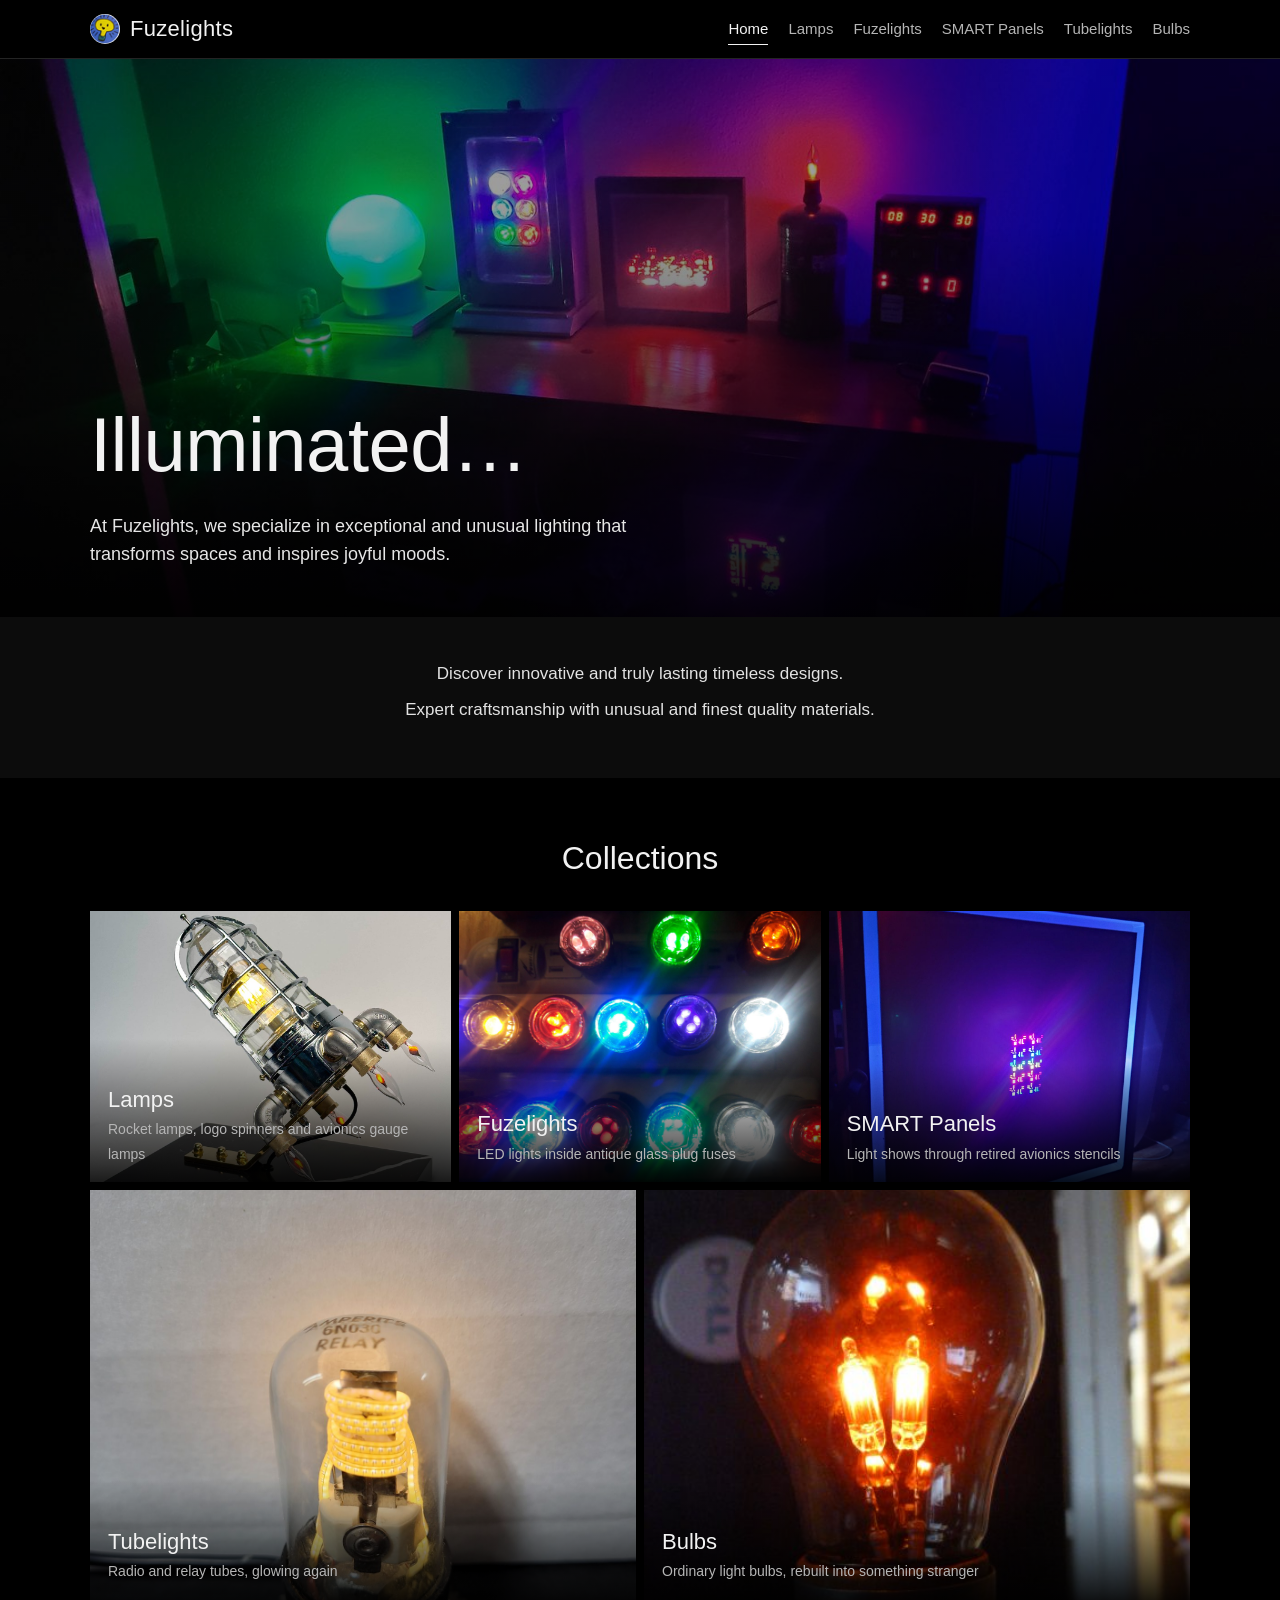
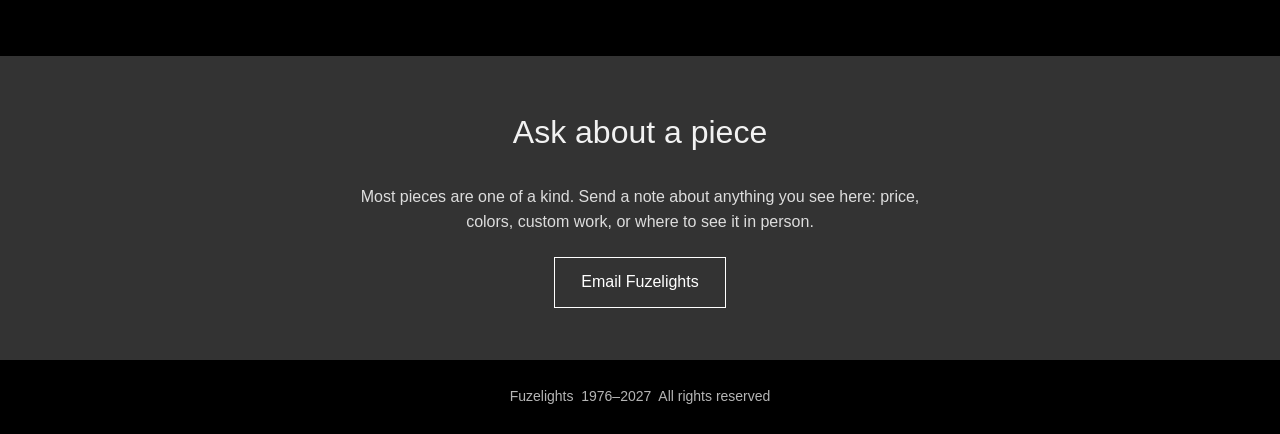
<file: index.html>
<!DOCTYPE html>
<html lang="en">
<head>
<meta charset="utf-8">
<meta name="viewport" content="width=device-width, initial-scale=1">
<title>Fuzelights — Unusual lighting, handmade</title>
<meta name="description" content="Fuzelights: exceptional and unusual handmade lighting. Lamps, Fuzelights, SMART panels, Tubelights and retrofitted bulbs.">
<link rel="icon" href="img/favicon-32.png">
<link rel="apple-touch-icon" href="img/icon-180.png">
<link rel="stylesheet" href="style.css">
</head>
<body>
<header>
  <div class="bar">
    <a class="brand" href="index.html"><img src="img/favicon-32.png" srcset="img/icon-180.png 2x" alt="">Fuzelights</a>
    <nav>
      <a href="index.html" aria-current="page">Home</a>
      <a href="lamps.html">Lamps</a>
      <a href="fuzelights.html">Fuzelights</a>
      <a href="smart-panels.html">SMART Panels</a>
      <a href="tubelights.html">Tubelights</a>
      <a href="bulbs.html">Bulbs</a>
    </nav>
  </div>
</header>
<section class="banner">
  <img src="img/home-banner.jpg" width="1600" height="1200" alt="Several Fuzelights pieces glowing in a dark room">
  <div class="wrap">
    <h1>Illuminated…</h1>
    <p>At Fuzelights, we specialize in exceptional and unusual lighting that transforms spaces and inspires joyful moods.</p>
  </div>
</section>

<section class="intro">
  <div class="wrap">
    <p>Discover innovative and truly lasting timeless designs.</p>
    <p>Expert craftsmanship with unusual and finest quality materials.</p>
  </div>
</section>

<section class="block">
  <div class="wrap">
    <h2>Collections</h2>
    <div class="collections">
      <a class="card" href="lamps.html">
        <img src="img/rocket-black-quartz.jpg" width="1200" height="1600" alt="Lamps" loading="lazy" style="object-position:center 35%">
        <div class="label"><strong>Lamps</strong><span>Rocket lamps, logo spinners and avionics gauge lamps</span></div>
      </a>
      <a class="card" href="fuzelights.html">
        <img src="img/fuzelights-rows.jpg" width="1600" height="1200" alt="Fuzelights" loading="lazy" style="object-position:center">
        <div class="label"><strong>Fuzelights</strong><span>LED lights inside antique glass plug fuses</span></div>
      </a>
      <a class="card" href="smart-panels.html">
        <img src="img/panel-purple.jpg" width="1200" height="1600" alt="SMART Panels" loading="lazy" style="object-position:center">
        <div class="label"><strong>SMART Panels</strong><span>Light shows through retired avionics stencils</span></div>
      </a>
      <a class="card" href="tubelights.html">
        <img src="img/tube-relay-gear.jpg" width="1200" height="1600" alt="Tubelights" loading="lazy" style="object-position:center 40%">
        <div class="label"><strong>Tubelights</strong><span>Radio and relay tubes, glowing again</span></div>
      </a>
      <a class="card" href="bulbs.html">
        <img src="img/bulb-neon.jpg" width="480" height="576" alt="Bulbs" loading="lazy" style="object-position:center 40%">
        <div class="label"><strong>Bulbs</strong><span>Ordinary light bulbs, rebuilt into something stranger</span></div>
      </a>
    </div>
  </div>
</section>
<section class="contact" id="contact">
  <div class="wrap">
    <h2>Ask about a piece</h2>
    <p>Most pieces are one of a kind. Send a note about anything you see here: price, colors, custom work, or where to see it in person.</p>
    <a class="btn mail" data-subject="Question from fuzelights.com" href="#contact">Email Fuzelights</a>
  </div>
</section>
<footer>Fuzelights &nbsp;1976–2027 &nbsp;All rights reserved</footer>

<div class="lightbox" id="lightbox" role="dialog" aria-modal="true" aria-label="Enlarged photo">
  <button class="x" aria-label="Close">&times;</button>
  <img alt="">
  <div class="cap"></div>
</div>
<script src="site.js"></script>
</body>
</html>
</file>
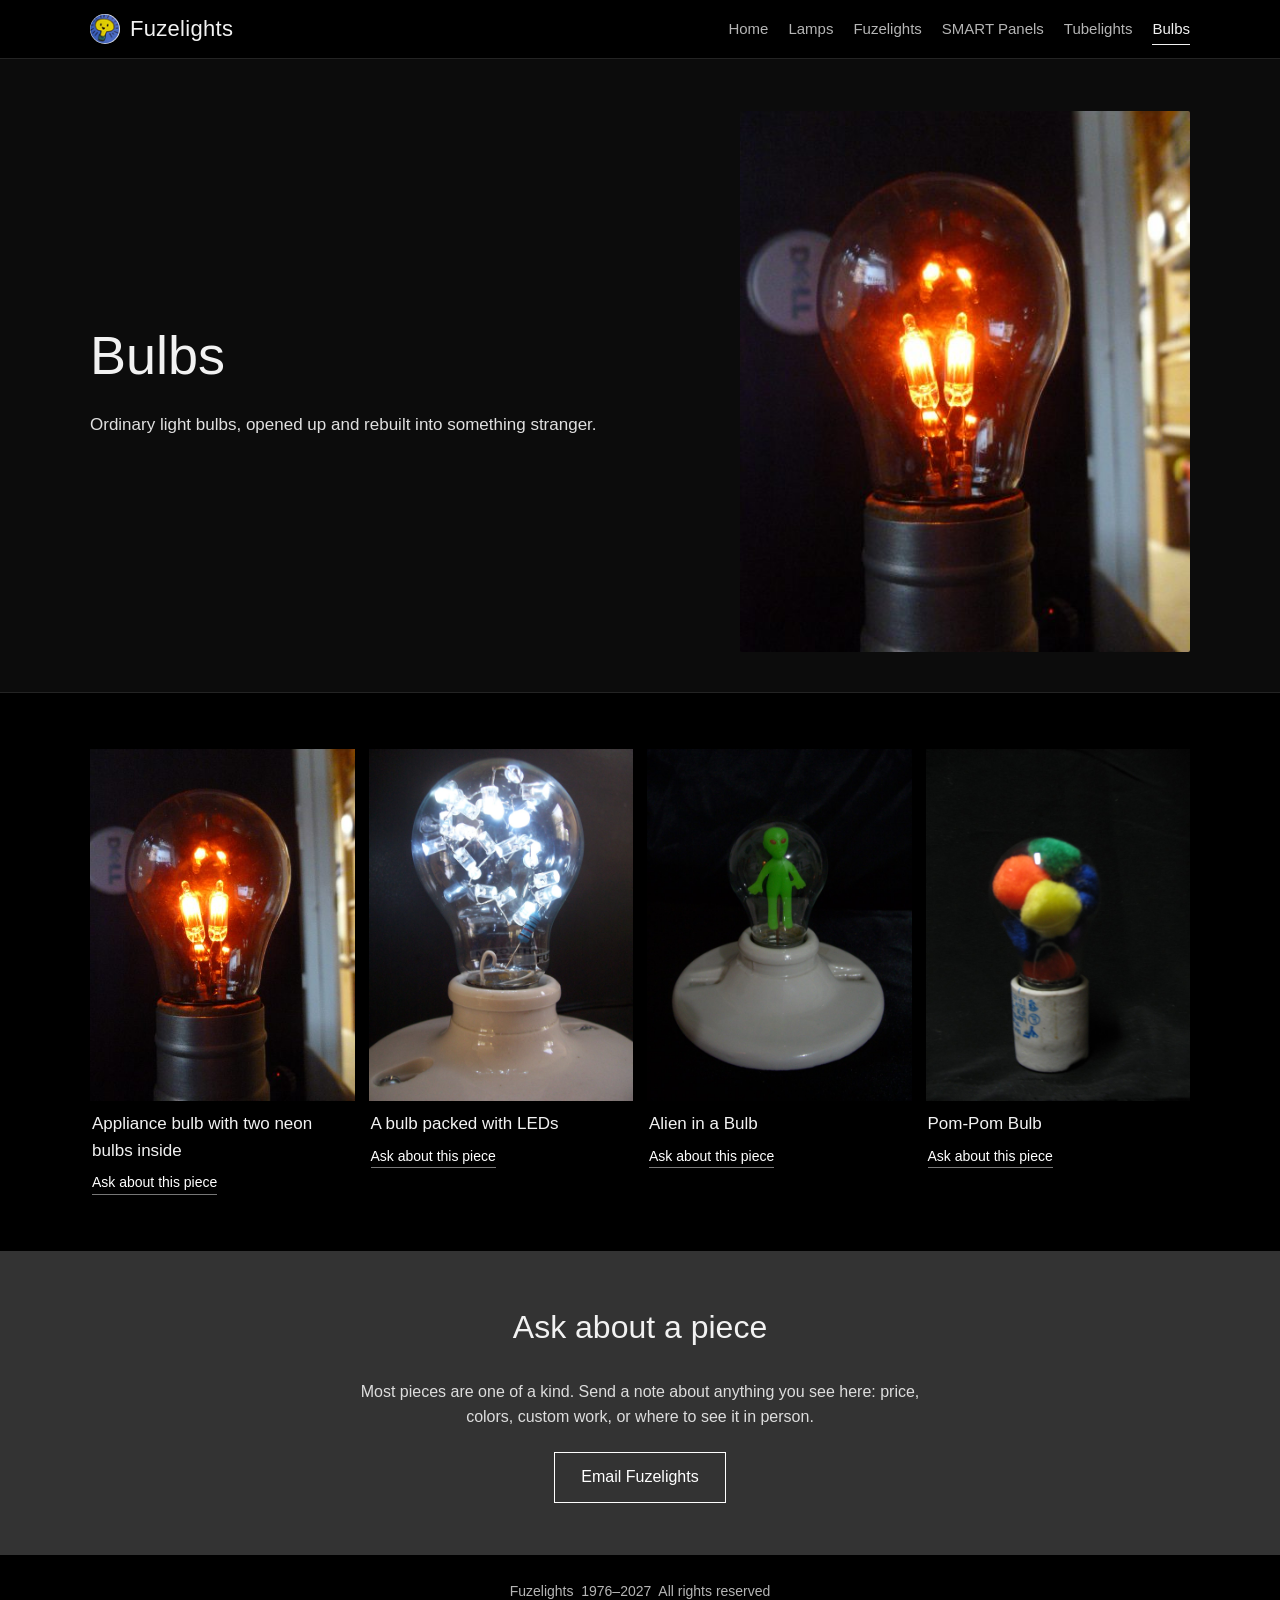
<file: bulbs.html>
<!DOCTYPE html>
<html lang="en">
<head>
<meta charset="utf-8">
<meta name="viewport" content="width=device-width, initial-scale=1">
<title>Bulbs — Fuzelights</title>
<meta name="description" content="Retrofitted light bulbs by Fuzelights: ordinary bulbs rebuilt into something stranger.">
<link rel="icon" href="img/favicon-32.png">
<link rel="apple-touch-icon" href="img/icon-180.png">
<link rel="stylesheet" href="style.css">
</head>
<body>
<header>
  <div class="bar">
    <a class="brand" href="index.html"><img src="img/favicon-32.png" srcset="img/icon-180.png 2x" alt="">Fuzelights</a>
    <nav>
      <a href="index.html">Home</a>
      <a href="lamps.html">Lamps</a>
      <a href="fuzelights.html">Fuzelights</a>
      <a href="smart-panels.html">SMART Panels</a>
      <a href="tubelights.html">Tubelights</a>
      <a href="bulbs.html" aria-current="page">Bulbs</a>
    </nav>
  </div>
</header>
<section class="pagehead">
  <div class="wrap feature">
    <div>
      <h1>Bulbs</h1>
      <p>Ordinary light bulbs, opened up and rebuilt into something stranger.</p>
    </div>
    <img src="img/bulb-neon.jpg" width="480" height="576" alt="An appliance bulb with two glowing neon bulbs inside">
  </div>
</section>

<section class="block">
  <div class="wrap">
    <div class="gallery">
      <figure class="item">
        <button class="zoom" data-full="img/bulb-neon.jpg" data-cap="Appliance bulb with two neon bulbs inside" aria-label="Enlarge: Appliance bulb with two neon bulbs inside"><img src="img/bulb-neon.jpg" width="480" height="576" alt="Appliance bulb with two neon bulbs inside" loading="lazy"></button>
        <figcaption><strong>Appliance bulb with two neon bulbs inside</strong>
          
          <div class="links"><a class="mail" data-subject="Question about: Appliance bulb with two neon bulbs inside" href="#contact">Ask about this piece</a></div>
        </figcaption>
      </figure>
      <figure class="item">
        <button class="zoom" data-full="img/bulb-leds.jpg" data-cap="A bulb packed with LEDs" aria-label="Enlarge: A bulb packed with LEDs"><img src="img/bulb-leds.jpg" width="1200" height="1600" alt="A bulb packed with LEDs" loading="lazy"></button>
        <figcaption><strong>A bulb packed with LEDs</strong>
          
          <div class="links"><a class="mail" data-subject="Question about: A bulb packed with LEDs" href="#contact">Ask about this piece</a></div>
        </figcaption>
      </figure>
      <figure class="item">
        <button class="zoom" data-full="img/bulb-alien.jpg" data-cap="Alien in a Bulb" aria-label="Enlarge: Alien in a Bulb"><img src="img/bulb-alien.jpg" width="1200" height="1600" alt="Alien in a Bulb" loading="lazy"></button>
        <figcaption><strong>Alien in a Bulb</strong>
          
          <div class="links"><a class="mail" data-subject="Question about: Alien in a Bulb" href="#contact">Ask about this piece</a></div>
        </figcaption>
      </figure>
      <figure class="item">
        <button class="zoom" data-full="img/bulb-pompoms.jpg" data-cap="Pom-Pom Bulb" aria-label="Enlarge: Pom-Pom Bulb"><img src="img/bulb-pompoms.jpg" width="1200" height="1600" alt="Pom-Pom Bulb" loading="lazy"></button>
        <figcaption><strong>Pom-Pom Bulb</strong>
          
          <div class="links"><a class="mail" data-subject="Question about: Pom-Pom Bulb" href="#contact">Ask about this piece</a></div>
        </figcaption>
      </figure>
    </div>
  </div>
</section>
<section class="contact" id="contact">
  <div class="wrap">
    <h2>Ask about a piece</h2>
    <p>Most pieces are one of a kind. Send a note about anything you see here: price, colors, custom work, or where to see it in person.</p>
    <a class="btn mail" data-subject="Question from fuzelights.com" href="#contact">Email Fuzelights</a>
  </div>
</section>
<footer>Fuzelights &nbsp;1976–2027 &nbsp;All rights reserved</footer>

<div class="lightbox" id="lightbox" role="dialog" aria-modal="true" aria-label="Enlarged photo">
  <button class="x" aria-label="Close">&times;</button>
  <img alt="">
  <div class="cap"></div>
</div>
<script src="site.js"></script>
</body>
</html>
</file>
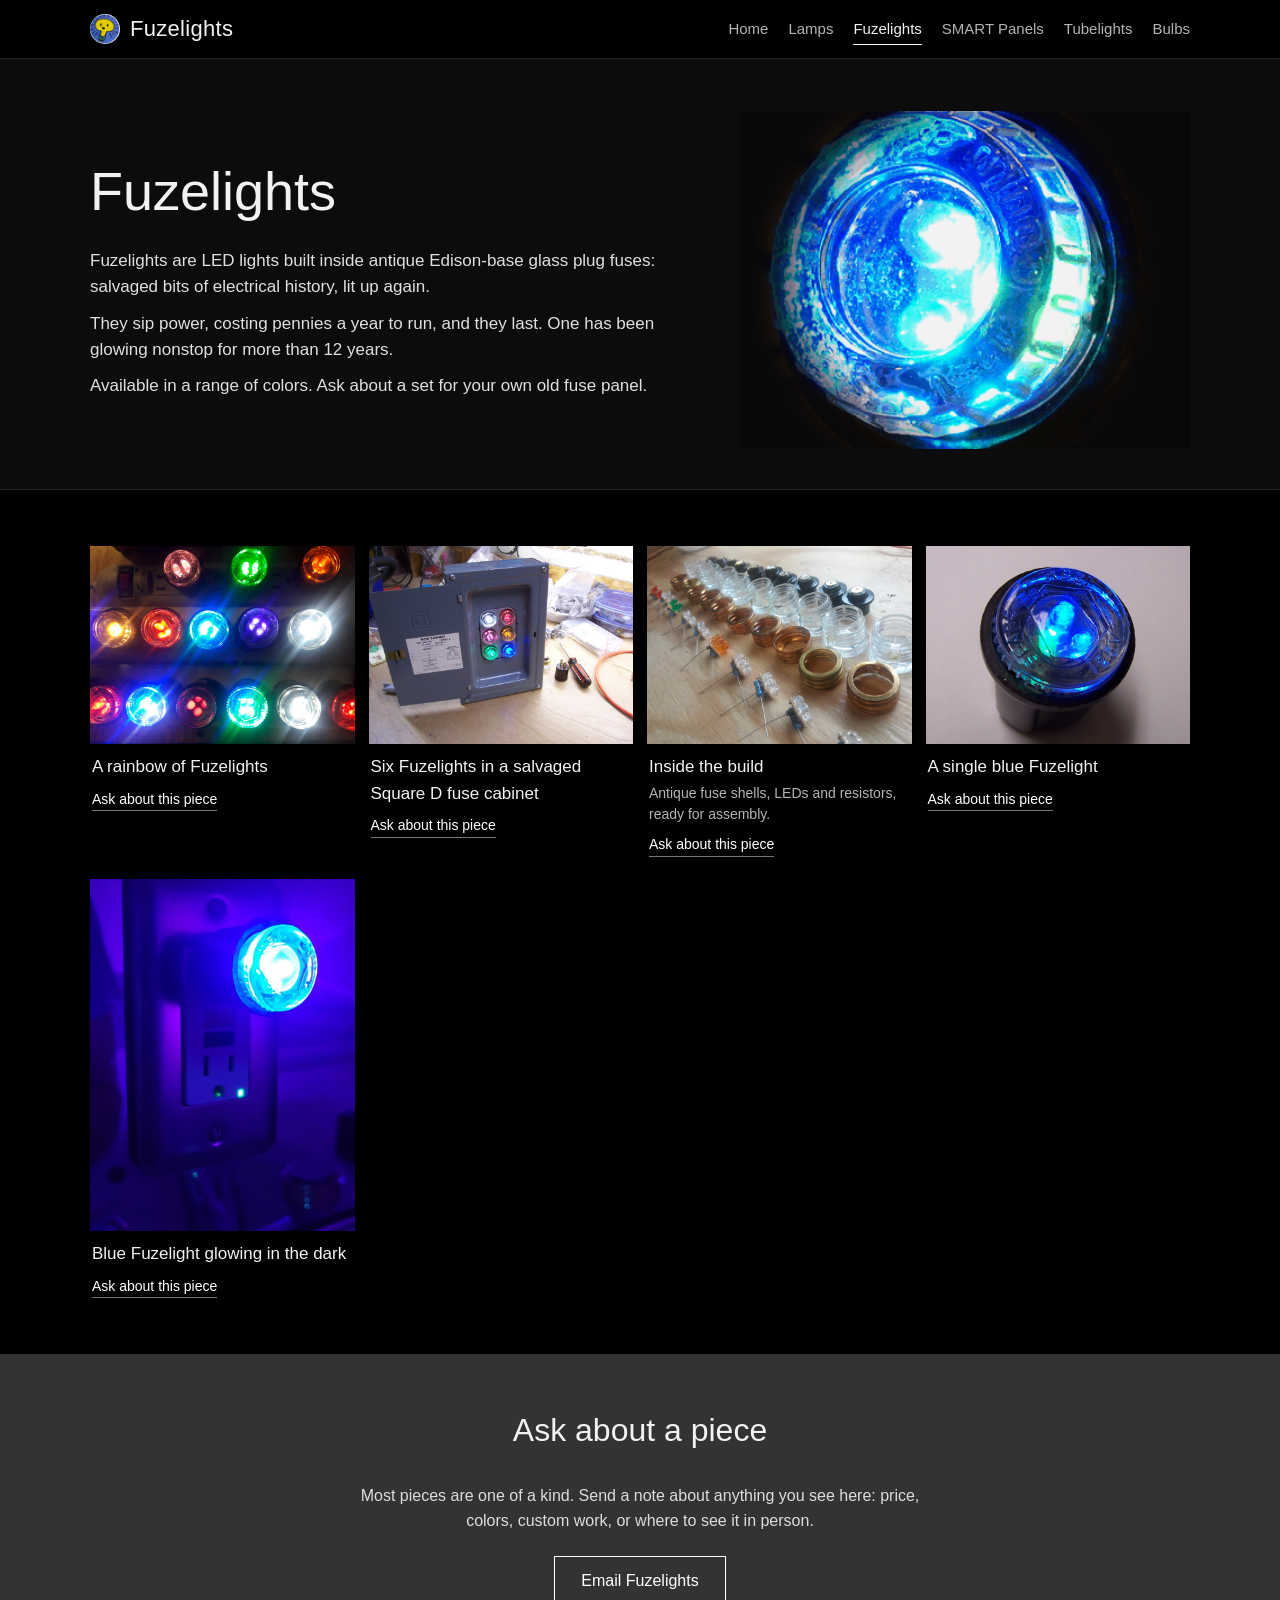
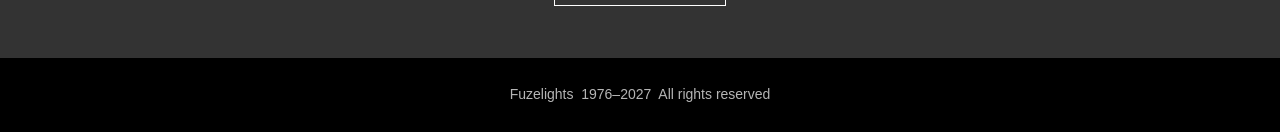
<file: fuzelights.html>
<!DOCTYPE html>
<html lang="en">
<head>
<meta charset="utf-8">
<meta name="viewport" content="width=device-width, initial-scale=1">
<title>Fuzelights — antique fuses that glow</title>
<meta name="description" content="Fuzelights: LED lights built inside antique Edison-base glass plug fuses.">
<link rel="icon" href="img/favicon-32.png">
<link rel="apple-touch-icon" href="img/icon-180.png">
<link rel="stylesheet" href="style.css">
</head>
<body>
<header>
  <div class="bar">
    <a class="brand" href="index.html"><img src="img/favicon-32.png" srcset="img/icon-180.png 2x" alt="">Fuzelights</a>
    <nav>
      <a href="index.html">Home</a>
      <a href="lamps.html">Lamps</a>
      <a href="fuzelights.html" aria-current="page">Fuzelights</a>
      <a href="smart-panels.html">SMART Panels</a>
      <a href="tubelights.html">Tubelights</a>
      <a href="bulbs.html">Bulbs</a>
    </nav>
  </div>
</header>
<section class="pagehead">
  <div class="wrap feature">
    <div>
      <h1>Fuzelights</h1>
      <p>Fuzelights are LED lights built inside antique Edison-base glass plug fuses: salvaged bits of electrical history, lit up again.</p>
      <p>They sip power, costing pennies a year to run, and they last. One has been glowing nonstop for more than 12 years.</p>
      <p>Available in a range of colors. Ask about a set for your own old fuse panel.</p>
    </div>
    <img src="img/fuzelight-cycle.gif" width="400" height="300" alt="A Fuzelight slowly cycling through colors">
  </div>
</section>

<section class="block">
  <div class="wrap">
    <div class="gallery">
      <figure class="item wide">
        <button class="zoom" data-full="img/fuzelights-rows.jpg" data-cap="A rainbow of Fuzelights" aria-label="Enlarge: A rainbow of Fuzelights"><img src="img/fuzelights-rows.jpg" width="1600" height="1200" alt="A rainbow of Fuzelights" loading="lazy"></button>
        <figcaption><strong>A rainbow of Fuzelights</strong>
          
          <div class="links"><a class="mail" data-subject="Question about: A rainbow of Fuzelights" href="#contact">Ask about this piece</a></div>
        </figcaption>
      </figure>
      <figure class="item wide">
        <button class="zoom" data-full="img/fuse-cabinet.jpg" data-cap="Six Fuzelights in a salvaged Square D fuse cabinet" aria-label="Enlarge: Six Fuzelights in a salvaged Square D fuse cabinet"><img src="img/fuse-cabinet.jpg" width="1600" height="1200" alt="Six Fuzelights in a salvaged Square D fuse cabinet" loading="lazy"></button>
        <figcaption><strong>Six Fuzelights in a salvaged Square D fuse cabinet</strong>
          
          <div class="links"><a class="mail" data-subject="Question about: Six Fuzelights in a salvaged Square D fuse cabinet" href="#contact">Ask about this piece</a></div>
        </figcaption>
      </figure>
      <figure class="item wide">
        <button class="zoom" data-full="img/fuzelight-parts.jpg" data-cap="Inside the build" aria-label="Enlarge: Inside the build"><img src="img/fuzelight-parts.jpg" width="1600" height="1200" alt="Inside the build" loading="lazy"></button>
        <figcaption><strong>Inside the build</strong><span>Antique fuse shells, LEDs and resistors, ready for assembly.</span>
          
          <div class="links"><a class="mail" data-subject="Question about: Inside the build" href="#contact">Ask about this piece</a></div>
        </figcaption>
      </figure>
      <figure class="item wide">
        <button class="zoom" data-full="img/fuzelight-single.jpg" data-cap="A single blue Fuzelight" aria-label="Enlarge: A single blue Fuzelight"><img src="img/fuzelight-single.jpg" width="1536" height="1536" alt="A single blue Fuzelight" loading="lazy"></button>
        <figcaption><strong>A single blue Fuzelight</strong>
          
          <div class="links"><a class="mail" data-subject="Question about: A single blue Fuzelight" href="#contact">Ask about this piece</a></div>
        </figcaption>
      </figure>
      <figure class="item">
        <button class="zoom" data-full="img/fuzelight-outlet.jpg" data-cap="Blue Fuzelight glowing in the dark" aria-label="Enlarge: Blue Fuzelight glowing in the dark"><img src="img/fuzelight-outlet.jpg" width="721" height="1600" alt="Blue Fuzelight glowing in the dark" loading="lazy"></button>
        <figcaption><strong>Blue Fuzelight glowing in the dark</strong>
          
          <div class="links"><a class="mail" data-subject="Question about: Blue Fuzelight glowing in the dark" href="#contact">Ask about this piece</a></div>
        </figcaption>
      </figure>
    </div>
  </div>
</section>
<section class="contact" id="contact">
  <div class="wrap">
    <h2>Ask about a piece</h2>
    <p>Most pieces are one of a kind. Send a note about anything you see here: price, colors, custom work, or where to see it in person.</p>
    <a class="btn mail" data-subject="Question from fuzelights.com" href="#contact">Email Fuzelights</a>
  </div>
</section>
<footer>Fuzelights &nbsp;1976–2027 &nbsp;All rights reserved</footer>

<div class="lightbox" id="lightbox" role="dialog" aria-modal="true" aria-label="Enlarged photo">
  <button class="x" aria-label="Close">&times;</button>
  <img alt="">
  <div class="cap"></div>
</div>
<script src="site.js"></script>
</body>
</html>
</file>
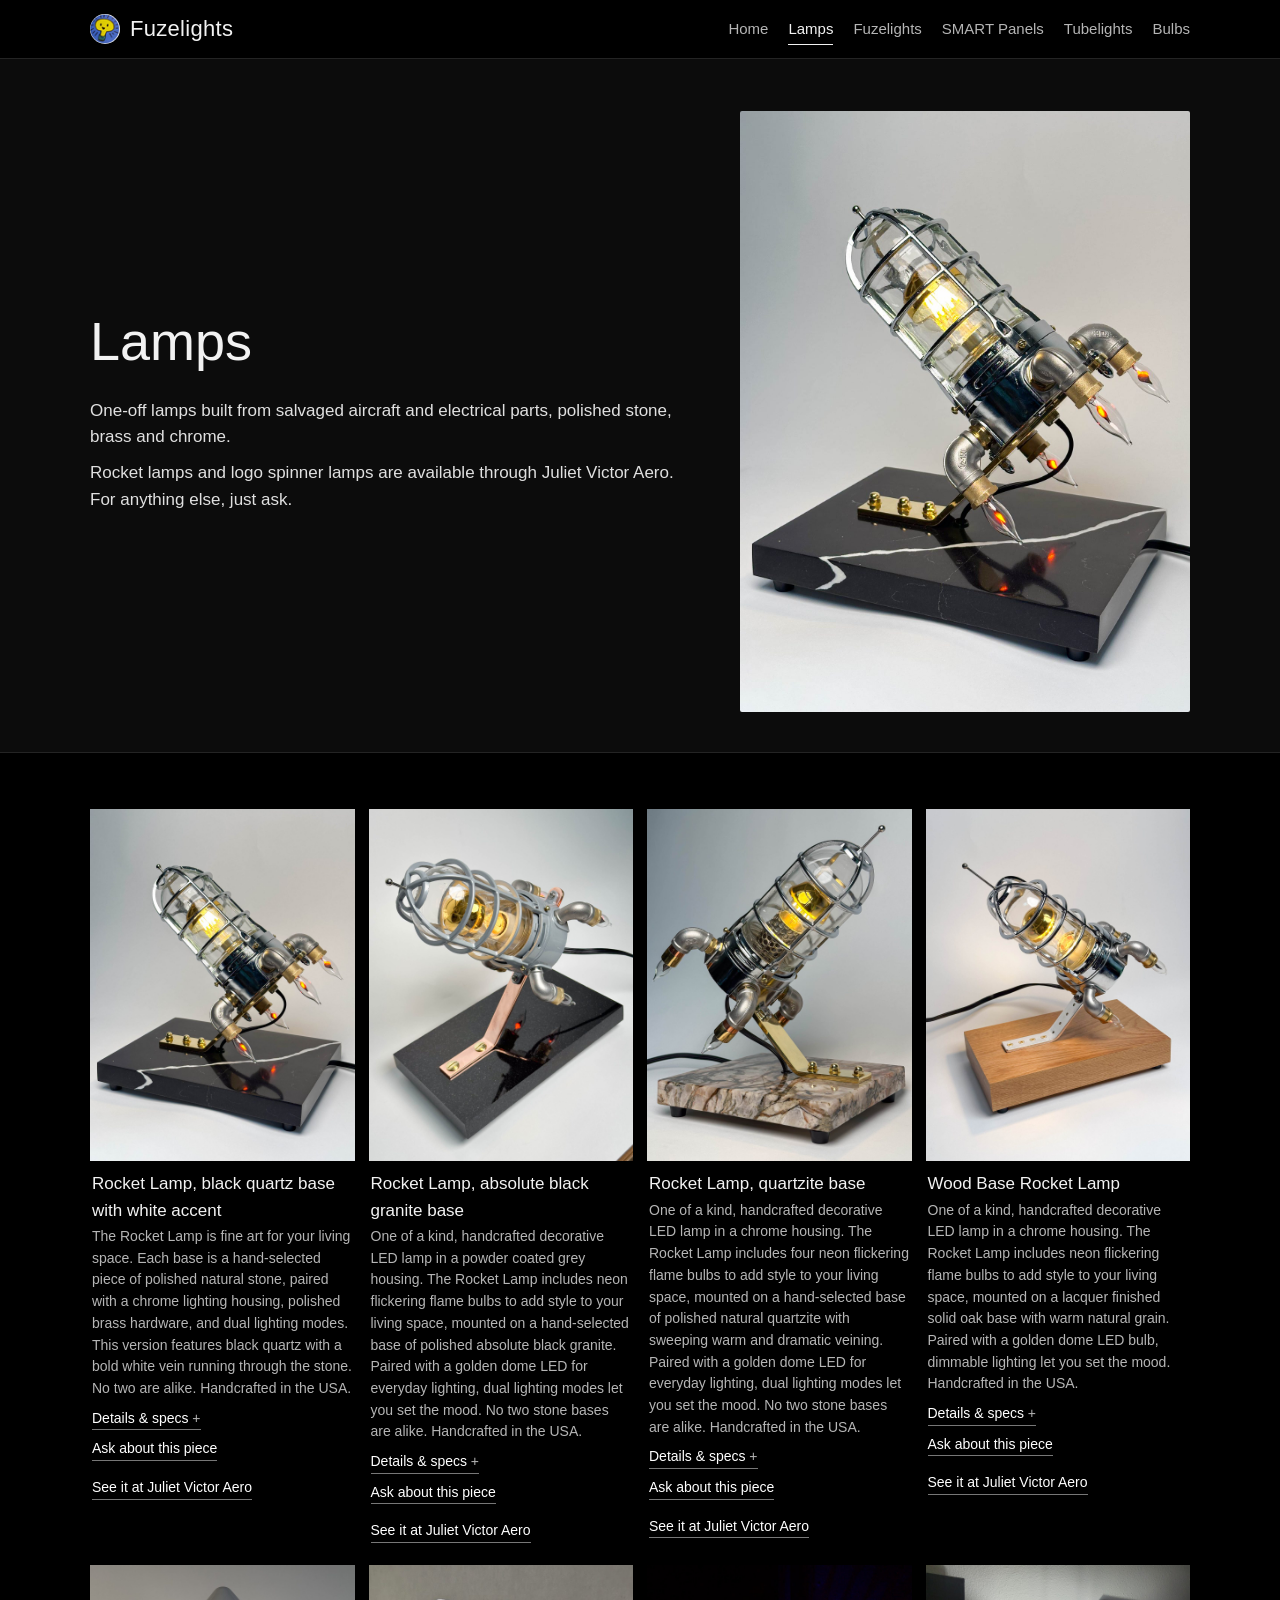
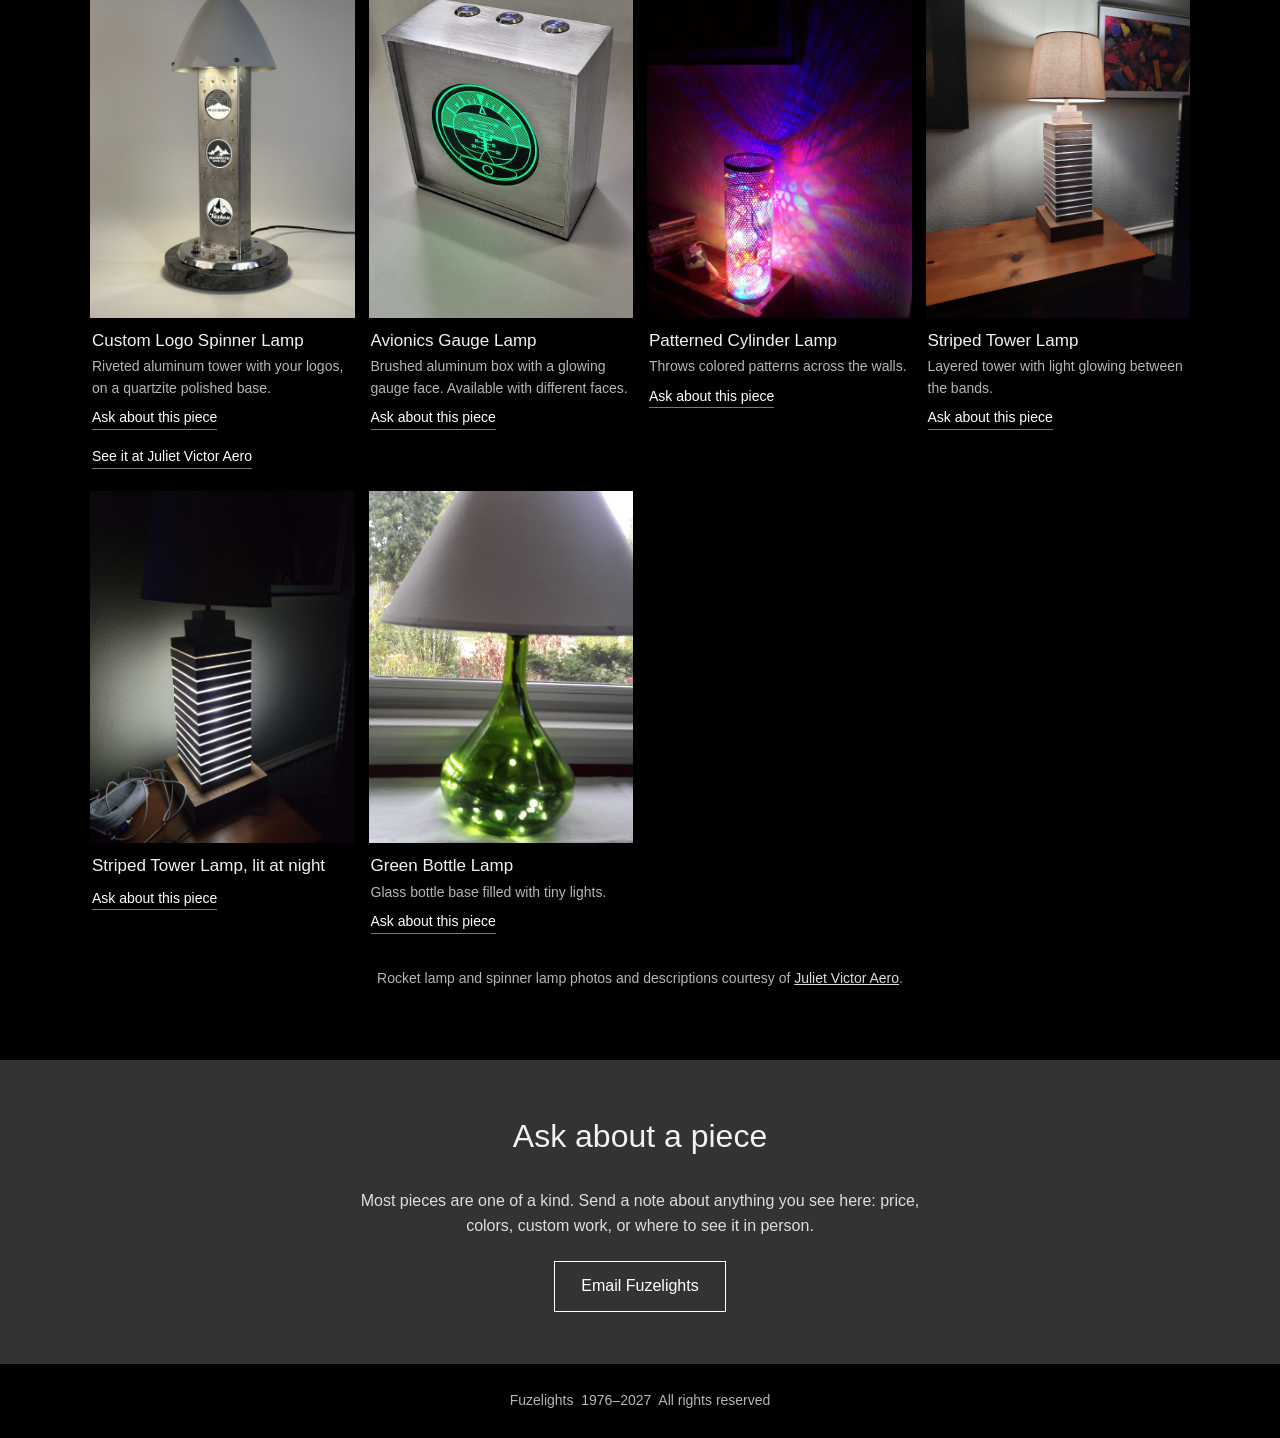
<file: lamps.html>
<!DOCTYPE html>
<html lang="en">
<head>
<meta charset="utf-8">
<meta name="viewport" content="width=device-width, initial-scale=1">
<title>Lamps — Fuzelights</title>
<meta name="description" content="Handmade rocket lamps, logo spinner lamps and avionics gauge lamps by Fuzelights.">
<link rel="icon" href="img/favicon-32.png">
<link rel="apple-touch-icon" href="img/icon-180.png">
<link rel="stylesheet" href="style.css">
</head>
<body>
<header>
  <div class="bar">
    <a class="brand" href="index.html"><img src="img/favicon-32.png" srcset="img/icon-180.png 2x" alt="">Fuzelights</a>
    <nav>
      <a href="index.html">Home</a>
      <a href="lamps.html" aria-current="page">Lamps</a>
      <a href="fuzelights.html">Fuzelights</a>
      <a href="smart-panels.html">SMART Panels</a>
      <a href="tubelights.html">Tubelights</a>
      <a href="bulbs.html">Bulbs</a>
    </nav>
  </div>
</header>
<section class="pagehead">
  <div class="wrap feature">
    <div>
      <h1>Lamps</h1>
      <p>One-off lamps built from salvaged aircraft and electrical parts, polished stone, brass and chrome.</p>
      <p>Rocket lamps and logo spinner lamps are available through Juliet Victor Aero. For anything else, just ask.</p>
    </div>
    <img src="img/rocket-black-quartz.jpg" width="1200" height="1600" alt="Rocket lamp on a black quartz base with a white vein">
  </div>
</section>

<section class="block">
  <div class="wrap">
    <div class="gallery">
      <figure class="item">
        <button class="zoom" data-full="img/rocket-black-quartz.jpg" data-cap="Rocket Lamp, black quartz base with white accent" aria-label="Enlarge: Rocket Lamp, black quartz base with white accent"><img src="img/rocket-black-quartz.jpg" width="1200" height="1600" alt="Rocket Lamp, black quartz base with white accent" loading="lazy"></button>
        <figcaption><strong>Rocket Lamp, black quartz base with white accent</strong><span>The Rocket Lamp is fine art for your living space. Each base is a hand-selected piece of polished natural stone, paired with a chrome lighting housing, polished brass hardware, and dual lighting modes. This version features black quartz with a bold white vein running through the stone. No two are alike. Handcrafted in the USA.</span>
          <details class="more"><summary>Details &amp; specs</summary><p>The Rocket Lamp starts with the stone. This version is built on a base of natural black quartz, defined by a striking white vein that runs through the rock. The contrast is sharp, the surface is polished, and the piece is entirely one of a kind.</p><p>The chrome lighting housing is supported by a thick 1.5&quot; wide polished brass bar. The lamp features stainless steel and polished brass hardware throughout. Look closely at the top of the housing and you will find the rocket tip is a repurposed aircraft transponder antenna, the same component repurposed from real aircraft. Pilots will know exactly what they are looking at.</p><p>Lighting is built for flexibility. The on/off dimmer dial sweeps from ambient glow to full brightness. A two-stage brightness push button toggle operates independently for quick switching. Two complete sets of neon flame bulbs are included; they receive full power whenever the dimmer is in the on position. The lamp ships with a 7-foot cord and a wall hugger plug for flush mounting behind furniture or cabinetry. Height-adjustable anti-scratch rubber feet handle leveling on any surface.</p><table class="specs"><tr><th>Base material</th><td>Natural black quartz with white vein</td></tr><tr><th>Base dimensions</th><td>9.25&quot; deep by 12.25&quot; wide / ~14.25&quot; with flame bulbs installed</td></tr><tr><th>Lamp height</th><td>~13.25&quot;</td></tr><tr><th>Housing finish</th><td>Chrome</td></tr><tr><th>Support bar</th><td>1.5&quot; bent polished brass</td></tr><tr><th>Hardware</th><td>Stainless steel and polished brass</td></tr><tr><th>Rocket tip</th><td>Repurposed aircraft transponder antenna</td></tr><tr><th>Primary bulb</th><td>Golden dome LED, 6W / 60W equiv., 2700K warm white, 50,000 hr rated life</td></tr><tr><th>Included bulbs</th><td>2 complete sets of neon flame bulbs</td></tr><tr><th>Power</th><td>120VAC, 7-foot cord, wall hugger plug</td></tr><tr><th>Dimmer</th><td>On/off switchable dial + independent 2-stage push button toggle</td></tr><tr><th>Feet</th><td>Height-adjustable anti-scratch rubber</td></tr><tr><th>Lamp weight</th><td>16 lbs 11 oz</td></tr><tr><th>Hand-made in</th><td>USA</td></tr></table></details>
          <div class="links"><a class="mail" data-subject="Question about: Rocket Lamp, black quartz base with white accent" href="#contact">Ask about this piece</a><a href="https://julietvictoraero.com/product/rocket-lamp-with-black-quartz-base-with-white-accent/" target="_blank" rel="noopener">See it at Juliet Victor Aero</a></div>
        </figcaption>
      </figure>
      <figure class="item">
        <button class="zoom" data-full="img/rocket-black-granite.jpg" data-cap="Rocket Lamp, absolute black granite base" aria-label="Enlarge: Rocket Lamp, absolute black granite base"><img src="img/rocket-black-granite.jpg" width="1200" height="1600" alt="Rocket Lamp, absolute black granite base" loading="lazy"></button>
        <figcaption><strong>Rocket Lamp, absolute black granite base</strong><span>One of a kind, handcrafted decorative LED lamp in a powder coated grey housing. The Rocket Lamp includes neon flickering flame bulbs to add style to your living space, mounted on a hand-selected base of polished absolute black granite. Paired with a golden dome LED for everyday lighting, dual lighting modes let you set the mood. No two stone bases are alike. Handcrafted in the USA.</span>
          <details class="more"><summary>Details &amp; specs</summary><p>The Rocket Lamp starts with the stone. This version is built on a base of absolute black granite, one of the deepest and most uniform natural stones available. Polished to a mirror finish, it anchors the lamp with serious visual weight.</p><p>The powder coated grey lighting housing is supported by a 1&quot; bar sourced from repurposed copper bus bar, the same heavy-duty electrical conductor found in commercial aircraft power systems. The warm tone of the copper against the deep black granite gives this lamp a character entirely its own. Stainless steel and polished brass hardware complete the build. The rocket tip is a repurposed aircraft transponder antenna, and the dimmer knob is a repurposed autopilot servo gear — small details that reward a closer look. Pilots will know exactly what they are looking at.</p><p>The porcelain bulb base provides a classic, durable socket for the included golden dome LED. Lighting is controlled by an on/off dimmer dial. Two complete sets of neon flame bulbs are included and receive full power whenever the dimmer is in the on position. The lamp ships with a 7-foot cord and a wall hugger plug for flush mounting behind furniture or cabinetry. Height-adjustable brass-fastened anti-scratch rubber feet handle leveling on any surface.</p><table class="specs"><tr><th>Base material</th><td>Absolute black granite, polished</td></tr><tr><th>Base dimensions</th><td>12&quot;x 7&quot;</td></tr><tr><th>Lamp height</th><td>13.5&quot;</td></tr><tr><th>Housing finish</th><td>Powder coated grey</td></tr><tr><th>Support bar</th><td>1&quot; repurposed copper bus bar</td></tr><tr><th>Hardware</th><td>Stainless steel and polished brass</td></tr><tr><th>Rocket tip</th><td>Repurposed aircraft transponder antenna</td></tr><tr><th>Dimmer knob</th><td>Repurposed autopilot servo gear</td></tr><tr><th>Bulb base</th><td>Porcelain</td></tr><tr><th>Primary bulb</th><td>Golden dome LED, 6W / 60W equiv., 2700K warm white, 50,000 hr rated life</td></tr><tr><th>Included bulbs</th><td>2 complete sets of neon flame bulbs</td></tr><tr><th>Power</th><td>120VAC, 7-foot cord, wall hugger plug</td></tr><tr><th>Dimmer</th><td>On/off switchable dial</td></tr><tr><th>Feet</th><td>Height-adjustable anti-scratch rubber, brass fasteners</td></tr><tr><th>Lamp weight</th><td>14 lbs 13 oz</td></tr><tr><th>Hand-made in</th><td>USA</td></tr></table></details>
          <div class="links"><a class="mail" data-subject="Question about: Rocket Lamp, absolute black granite base" href="#contact">Ask about this piece</a><a href="https://julietvictoraero.com/product/rocket-lamp-with-absolute-black-granite-base/" target="_blank" rel="noopener">See it at Juliet Victor Aero</a></div>
        </figcaption>
      </figure>
      <figure class="item">
        <button class="zoom" data-full="img/rocket-stone.jpg" data-cap="Rocket Lamp, quartzite base" aria-label="Enlarge: Rocket Lamp, quartzite base"><img src="img/rocket-stone.jpg" width="1200" height="1600" alt="Rocket Lamp, quartzite base" loading="lazy"></button>
        <figcaption><strong>Rocket Lamp, quartzite base</strong><span>One of a kind, handcrafted decorative LED lamp in a chrome housing. The Rocket Lamp includes four neon flickering flame bulbs to add style to your living space, mounted on a hand-selected base of polished natural quartzite with sweeping warm and dramatic veining. Paired with a golden dome LED for everyday lighting, dual lighting modes let you set the mood. No two stone bases are alike. Handcrafted in the USA.</span>
          <details class="more"><summary>Details &amp; specs</summary><p>The Rocket Lamp starts with the stone. This version is built on a base of natural quartzite, polished to bring out a sweeping palette of warm cream, blush, and dusty rose crossed by bold charcoal and rust-brown veining. The movement in the stone is dramatic and entirely natural. No two pieces are the same.</p><p>The chrome lighting housing is supported by a 1.5&quot; polished brass bar, with chrome, brass, and copper hardware and fittings throughout. The rocket tip is a repurposed aircraft transponder antenna. Inside the housing, a perforated stainless steel collar surrounds the bulb socket — an industrial detail that catches the light in its own right. The two-stage brightness push button toggle and on/off dimmer dial both sit on the brass support bar, giving you precise control over the mood of the lamp.</p><p>Four neon flame bulbs extend from the exhaust pipes of the rocket, each flickering independently for a dynamic, animated effect. Two complete sets are included — one to install, one to keep as spares. The neon flame bulbs receive power whenever the dimmer is in the on position. The golden dome LED provides warm, everyday illumination rated for 50,000 hours. The lamp ships with a 7-foot cord and a wall hugger plug for flush mounting behind furniture or cabinetry. Height-adjustable anti-scratch rubber feet handle leveling on any surface.</p><table class="specs"><tr><th>Base material</th><td>Natural quartzite, polished</td></tr><tr><th>Base dimensions</th><td>9&quot; x 9&quot; x 1&quot; thick</td></tr><tr><th>Lamp height</th><td>13.25&quot;</td></tr><tr><th>Housing finish</th><td>Chrome</td></tr><tr><th>Support bar</th><td>1.5&quot; polished brass</td></tr><tr><th>Hardware</th><td>Chrome, brass, and copper, polished</td></tr><tr><th>Rocket tip</th><td>Repurposed aircraft transponder antenna</td></tr><tr><th>Bulb base detail</th><td>Perforated stainless steel</td></tr><tr><th>Primary bulb</th><td>Golden dome LED, 6W / 60W equiv., 2700K warm white, 50,000 hr rated life</td></tr><tr><th>Included bulbs</th><td>2 complete sets of neon flame bulbs (install + spare)</td></tr><tr><th>Power</th><td>120VAC, 7-foot cord, wall hugger plug</td></tr><tr><th>Dimmer</th><td>On/off switchable dial + independent 2-stage push button toggle</td></tr><tr><th>Feet</th><td>Height-adjustable anti-scratch rubber</td></tr><tr><th>Lamp weight</th><td>13 lbs 12 oz</td></tr><tr><th>Hand-made in</th><td>USA</td></tr></table></details>
          <div class="links"><a class="mail" data-subject="Question about: Rocket Lamp, quartzite base" href="#contact">Ask about this piece</a><a href="https://julietvictoraero.com/product/rocket-lamp-with-granite-base/" target="_blank" rel="noopener">See it at Juliet Victor Aero</a></div>
        </figcaption>
      </figure>
      <figure class="item">
        <button class="zoom" data-full="img/rocket-wood.jpg" data-cap="Wood Base Rocket Lamp" aria-label="Enlarge: Wood Base Rocket Lamp"><img src="img/rocket-wood.jpg" width="1200" height="1600" alt="Wood Base Rocket Lamp" loading="lazy"></button>
        <figcaption><strong>Wood Base Rocket Lamp</strong><span>One of a kind, handcrafted decorative LED lamp in a chrome housing. The Rocket Lamp includes neon flickering flame bulbs to add style to your living space, mounted on a lacquer finished solid oak base with warm natural grain. Paired with a golden dome LED bulb, dimmable lighting let you set the mood. Handcrafted in the USA.</span>
          <details class="more"><summary>Details &amp; specs</summary><p>The Rocket Lamp starts with the wood. This version is built on a solid oak base, lacquer finished to preserve the warm, natural grain of the wood. Light in tone, clean in character, and entirely its own piece.</p><p>The chrome lighting housing is supported by a polished aluminum bar sourced from repurposed aircraft spar material, the structural backbone of real aircraft wings. Hardware throughout includes brass fittings that complement the natural warmth of the oak base. At the top of the housing, the rocket tip is a repurposed aircraft transponder antenna. Pilots will know exactly what they are looking at.</p><p>Lighting is straightforward and effective. The on/off dimmer dial sweeps from ambient glow to full brightness. Two complete sets of neon flame bulbs are included and receive full power whenever the dimmer is in the on position. The lamp ships with a 7-foot cord and a wall hugger plug for flush mounting behind furniture or cabinetry.</p><table class="specs"><tr><th>Base material</th><td>Lacquer finished solid oak</td></tr><tr><th>Base dimensions</th><td>12&quot; L x 7.25&quot; D</td></tr><tr><th>Lamp height</th><td>14.5&quot;</td></tr><tr><th>Overall footprint with flame bulbs</th><td>~13&quot; L</td></tr><tr><th>Housing finish</th><td>Chrome</td></tr><tr><th>Support bar</th><td>Polished aluminum, repurposed aircraft spar material</td></tr><tr><th>Hardware</th><td>Aluminum and brass</td></tr><tr><th>Rocket tip</th><td>Repurposed aircraft transponder antenna</td></tr><tr><th>Primary bulb</th><td>Golden dome LED, 6W / 60W equiv., 2700K warm white, 50,000 hr rated life</td></tr><tr><th>Included bulbs</th><td>2 complete sets of neon flame bulbs</td></tr><tr><th>Power</th><td>120VAC, 7-foot cord, wall hugger plug</td></tr><tr><th>Dimmer</th><td>On/off switchable dial</td></tr><tr><th>Feet</th><td>Rubber</td></tr><tr><th>Lamp weight</th><td>7 lbs 15 oz</td></tr><tr><th>Hand-made in</th><td>USA</td></tr></table></details>
          <div class="links"><a class="mail" data-subject="Question about: Wood Base Rocket Lamp" href="#contact">Ask about this piece</a><a href="https://julietvictoraero.com/product/wood-base-rocket-lamp/" target="_blank" rel="noopener">See it at Juliet Victor Aero</a></div>
        </figcaption>
      </figure>
      <figure class="item">
        <button class="zoom" data-full="img/spinner-lamp.jpg" data-cap="Custom Logo Spinner Lamp" aria-label="Enlarge: Custom Logo Spinner Lamp"><img src="img/spinner-lamp.jpg" width="1200" height="1600" alt="Custom Logo Spinner Lamp" loading="lazy"></button>
        <figcaption><strong>Custom Logo Spinner Lamp</strong><span>Riveted aluminum tower with your logos, on a quartzite polished base.</span>
          
          <div class="links"><a class="mail" data-subject="Question about: Custom Logo Spinner Lamp" href="#contact">Ask about this piece</a><a href="https://julietvictoraero.com/product/custom-logo-spinner-lamp-with-quartzite-base/" target="_blank" rel="noopener">See it at Juliet Victor Aero</a></div>
        </figcaption>
      </figure>
      <figure class="item">
        <button class="zoom" data-full="img/gauge-lamp.jpg" data-cap="Avionics Gauge Lamp" aria-label="Enlarge: Avionics Gauge Lamp"><img src="img/gauge-lamp.jpg" width="721" height="1600" alt="Avionics Gauge Lamp" loading="lazy"></button>
        <figcaption><strong>Avionics Gauge Lamp</strong><span>Brushed aluminum box with a glowing gauge face. Available with different faces.</span>
          
          <div class="links"><a class="mail" data-subject="Question about: Avionics Gauge Lamp" href="#contact">Ask about this piece</a></div>
        </figcaption>
      </figure>
      <figure class="item">
        <button class="zoom" data-full="img/cylinder-lamp.jpg" data-cap="Patterned Cylinder Lamp" aria-label="Enlarge: Patterned Cylinder Lamp"><img src="img/cylinder-lamp.jpg" width="1200" height="1600" alt="Patterned Cylinder Lamp" loading="lazy"></button>
        <figcaption><strong>Patterned Cylinder Lamp</strong><span>Throws colored patterns across the walls.</span>
          
          <div class="links"><a class="mail" data-subject="Question about: Patterned Cylinder Lamp" href="#contact">Ask about this piece</a></div>
        </figcaption>
      </figure>
      <figure class="item">
        <button class="zoom" data-full="img/tower-lamp-day.jpg" data-cap="Striped Tower Lamp" aria-label="Enlarge: Striped Tower Lamp"><img src="img/tower-lamp-day.jpg" width="1200" height="1600" alt="Striped Tower Lamp" loading="lazy"></button>
        <figcaption><strong>Striped Tower Lamp</strong><span>Layered tower with light glowing between the bands.</span>
          
          <div class="links"><a class="mail" data-subject="Question about: Striped Tower Lamp" href="#contact">Ask about this piece</a></div>
        </figcaption>
      </figure>
      <figure class="item">
        <button class="zoom" data-full="img/tower-lamp-night.jpg" data-cap="Striped Tower Lamp, lit at night" aria-label="Enlarge: Striped Tower Lamp, lit at night"><img src="img/tower-lamp-night.jpg" width="1200" height="1600" alt="Striped Tower Lamp, lit at night" loading="lazy"></button>
        <figcaption><strong>Striped Tower Lamp, lit at night</strong>
          
          <div class="links"><a class="mail" data-subject="Question about: Striped Tower Lamp, lit at night" href="#contact">Ask about this piece</a></div>
        </figcaption>
      </figure>
      <figure class="item">
        <button class="zoom" data-full="img/bottle-lamp.jpg" data-cap="Green Bottle Lamp" aria-label="Enlarge: Green Bottle Lamp"><img src="img/bottle-lamp.jpg" width="841" height="1600" alt="Green Bottle Lamp" loading="lazy"></button>
        <figcaption><strong>Green Bottle Lamp</strong><span>Glass bottle base filled with tiny lights.</span>
          
          <div class="links"><a class="mail" data-subject="Question about: Green Bottle Lamp" href="#contact">Ask about this piece</a></div>
        </figcaption>
      </figure>
    </div>
    <p class="note">Rocket lamp and spinner lamp photos and descriptions courtesy of <a href="https://julietvictoraero.com" target="_blank" rel="noopener">Juliet Victor Aero</a>.</p>
  </div>
</section>
<section class="contact" id="contact">
  <div class="wrap">
    <h2>Ask about a piece</h2>
    <p>Most pieces are one of a kind. Send a note about anything you see here: price, colors, custom work, or where to see it in person.</p>
    <a class="btn mail" data-subject="Question from fuzelights.com" href="#contact">Email Fuzelights</a>
  </div>
</section>
<footer>Fuzelights &nbsp;1976–2027 &nbsp;All rights reserved</footer>

<div class="lightbox" id="lightbox" role="dialog" aria-modal="true" aria-label="Enlarged photo">
  <button class="x" aria-label="Close">&times;</button>
  <img alt="">
  <div class="cap"></div>
</div>
<script src="site.js"></script>
</body>
</html>
</file>
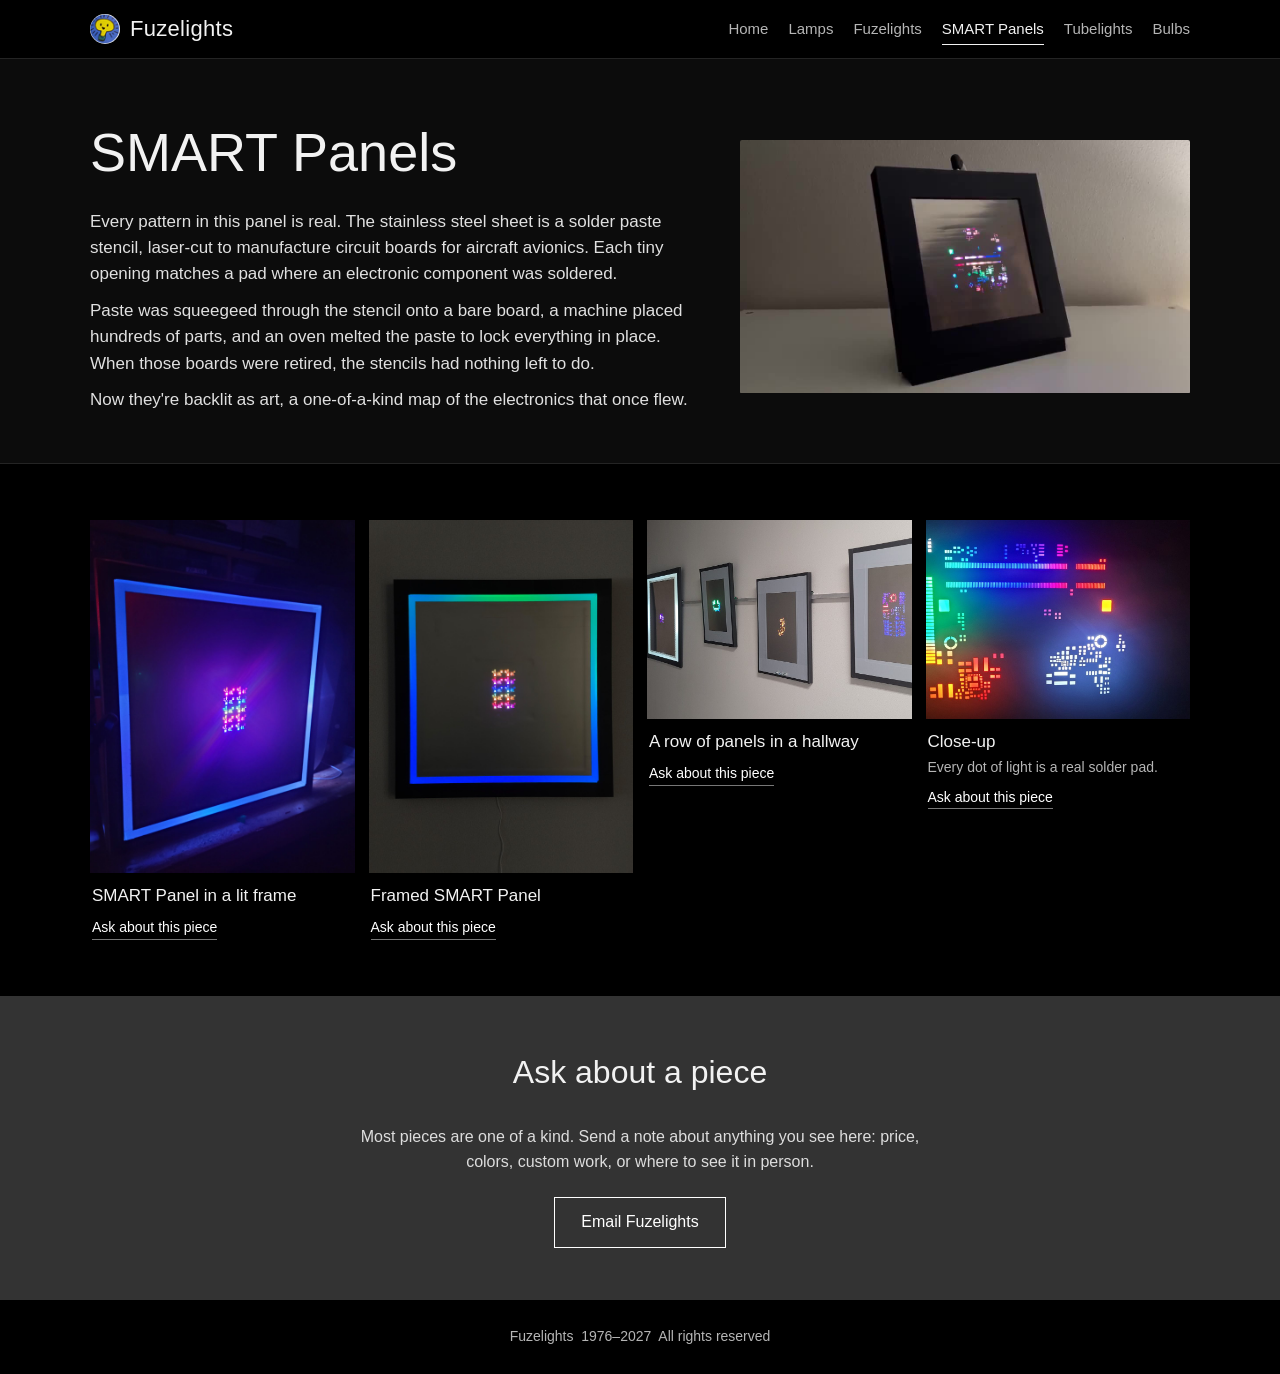
<file: smart-panels.html>
<!DOCTYPE html>
<html lang="en">
<head>
<meta charset="utf-8">
<meta name="viewport" content="width=device-width, initial-scale=1">
<title>SMART Panels — Fuzelights</title>
<meta name="description" content="SMART panels: retired avionics solder-paste stencils, backlit by programmable LEDs.">
<link rel="icon" href="img/favicon-32.png">
<link rel="apple-touch-icon" href="img/icon-180.png">
<link rel="stylesheet" href="style.css">
</head>
<body>
<header>
  <div class="bar">
    <a class="brand" href="index.html"><img src="img/favicon-32.png" srcset="img/icon-180.png 2x" alt="">Fuzelights</a>
    <nav>
      <a href="index.html">Home</a>
      <a href="lamps.html">Lamps</a>
      <a href="fuzelights.html">Fuzelights</a>
      <a href="smart-panels.html" aria-current="page">SMART Panels</a>
      <a href="tubelights.html">Tubelights</a>
      <a href="bulbs.html">Bulbs</a>
    </nav>
  </div>
</header>
<section class="pagehead">
  <div class="wrap feature">
    <div>
      <h1>SMART Panels</h1>
      <p>Every pattern in this panel is real. The stainless steel sheet is a solder paste stencil, laser-cut to manufacture circuit boards for aircraft avionics. Each tiny opening matches a pad where an electronic component was soldered.</p>
      <p>Paste was squeegeed through the stencil onto a bare board, a machine placed hundreds of parts, and an oven melted the paste to lock everything in place. When those boards were retired, the stencils had nothing left to do.</p>
      <p>Now they're backlit as art, a one-of-a-kind map of the electronics that once flew.</p>
    </div>
    <video src="video/panel-running.mp4" poster="video/panel-running.jpg" autoplay muted loop playsinline aria-label="A SMART panel running a light show"></video>
  </div>
</section>

<section class="block">
  <div class="wrap">
    <div class="gallery">
      <figure class="item">
        <button class="zoom" data-full="img/panel-purple.jpg" data-cap="SMART Panel in a lit frame" aria-label="Enlarge: SMART Panel in a lit frame"><img src="img/panel-purple.jpg" width="1200" height="1600" alt="SMART Panel in a lit frame" loading="lazy"></button>
        <figcaption><strong>SMART Panel in a lit frame</strong>
          
          <div class="links"><a class="mail" data-subject="Question about: SMART Panel in a lit frame" href="#contact">Ask about this piece</a></div>
        </figcaption>
      </figure>
      <figure class="item">
        <button class="zoom" data-full="img/panel-wall.jpg" data-cap="Framed SMART Panel" aria-label="Enlarge: Framed SMART Panel"><img src="img/panel-wall.jpg" width="1200" height="1600" alt="Framed SMART Panel" loading="lazy"></button>
        <figcaption><strong>Framed SMART Panel</strong>
          
          <div class="links"><a class="mail" data-subject="Question about: Framed SMART Panel" href="#contact">Ask about this piece</a></div>
        </figcaption>
      </figure>
      <figure class="item wide">
        <button class="zoom" data-full="img/panels-hallway.jpg" data-cap="A row of panels in a hallway" aria-label="Enlarge: A row of panels in a hallway"><img src="img/panels-hallway.jpg" width="1600" height="721" alt="A row of panels in a hallway" loading="lazy"></button>
        <figcaption><strong>A row of panels in a hallway</strong>
          
          <div class="links"><a class="mail" data-subject="Question about: A row of panels in a hallway" href="#contact">Ask about this piece</a></div>
        </figcaption>
      </figure>
      <figure class="item wide">
        <button class="zoom" data-full="img/panel-closeup.jpg" data-cap="Close-up" aria-label="Enlarge: Close-up"><img src="img/panel-closeup.jpg" width="1600" height="721" alt="Close-up" loading="lazy"></button>
        <figcaption><strong>Close-up</strong><span>Every dot of light is a real solder pad.</span>
          
          <div class="links"><a class="mail" data-subject="Question about: Close-up" href="#contact">Ask about this piece</a></div>
        </figcaption>
      </figure>
    </div>
  </div>
</section>
<section class="contact" id="contact">
  <div class="wrap">
    <h2>Ask about a piece</h2>
    <p>Most pieces are one of a kind. Send a note about anything you see here: price, colors, custom work, or where to see it in person.</p>
    <a class="btn mail" data-subject="Question from fuzelights.com" href="#contact">Email Fuzelights</a>
  </div>
</section>
<footer>Fuzelights &nbsp;1976–2027 &nbsp;All rights reserved</footer>

<div class="lightbox" id="lightbox" role="dialog" aria-modal="true" aria-label="Enlarged photo">
  <button class="x" aria-label="Close">&times;</button>
  <img alt="">
  <div class="cap"></div>
</div>
<script src="site.js"></script>
</body>
</html>
</file>
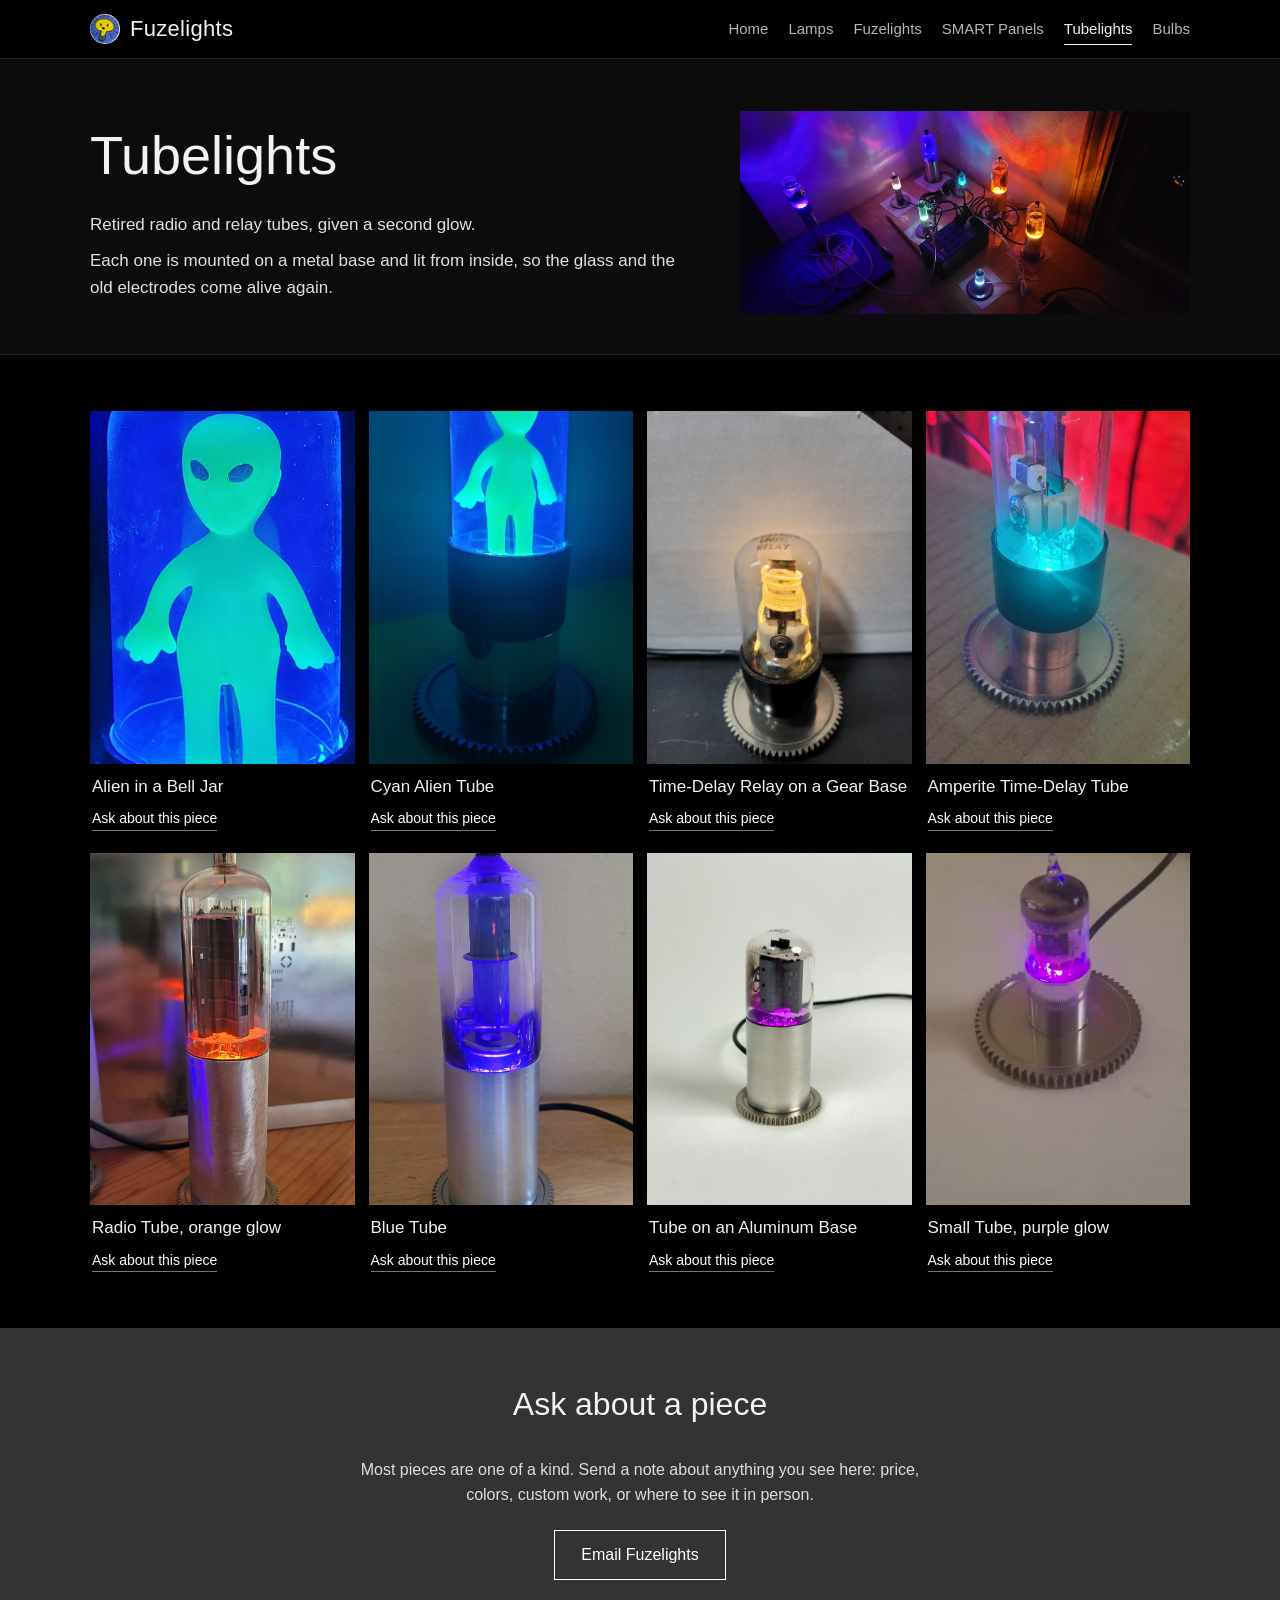
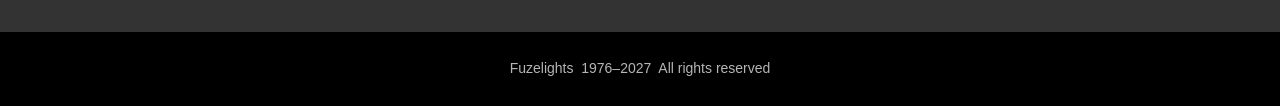
<file: tubelights.html>
<!DOCTYPE html>
<html lang="en">
<head>
<meta charset="utf-8">
<meta name="viewport" content="width=device-width, initial-scale=1">
<title>Tubelights — Fuzelights</title>
<meta name="description" content="Tubelights: retired radio and relay tubes given a second glow.">
<link rel="icon" href="img/favicon-32.png">
<link rel="apple-touch-icon" href="img/icon-180.png">
<link rel="stylesheet" href="style.css">
</head>
<body>
<header>
  <div class="bar">
    <a class="brand" href="index.html"><img src="img/favicon-32.png" srcset="img/icon-180.png 2x" alt="">Fuzelights</a>
    <nav>
      <a href="index.html">Home</a>
      <a href="lamps.html">Lamps</a>
      <a href="fuzelights.html">Fuzelights</a>
      <a href="smart-panels.html">SMART Panels</a>
      <a href="tubelights.html" aria-current="page">Tubelights</a>
      <a href="bulbs.html">Bulbs</a>
    </nav>
  </div>
</header>
<section class="pagehead">
  <div class="wrap feature">
    <div>
      <h1>Tubelights</h1>
      <p>Retired radio and relay tubes, given a second glow.</p>
      <p>Each one is mounted on a metal base and lit from inside, so the glass and the old electrodes come alive again.</p>
    </div>
    <img src="img/tubes-room.jpg" width="1600" height="721" alt="A dark room full of glowing Tubelights">
  </div>
</section>

<section class="block">
  <div class="wrap">
    <div class="gallery">
      <figure class="item">
        <button class="zoom" data-full="img/tube-alien-jar.jpg" data-cap="Alien in a Bell Jar" aria-label="Enlarge: Alien in a Bell Jar"><img src="img/tube-alien-jar.jpg" width="721" height="1600" alt="Alien in a Bell Jar" loading="lazy"></button>
        <figcaption><strong>Alien in a Bell Jar</strong>
          
          <div class="links"><a class="mail" data-subject="Question about: Alien in a Bell Jar" href="#contact">Ask about this piece</a></div>
        </figcaption>
      </figure>
      <figure class="item">
        <button class="zoom" data-full="img/tube-alien-cyan.jpg" data-cap="Cyan Alien Tube" aria-label="Enlarge: Cyan Alien Tube"><img src="img/tube-alien-cyan.jpg" width="721" height="1600" alt="Cyan Alien Tube" loading="lazy"></button>
        <figcaption><strong>Cyan Alien Tube</strong>
          
          <div class="links"><a class="mail" data-subject="Question about: Cyan Alien Tube" href="#contact">Ask about this piece</a></div>
        </figcaption>
      </figure>
      <figure class="item">
        <button class="zoom" data-full="img/tube-relay-gear.jpg" data-cap="Time-Delay Relay on a Gear Base" aria-label="Enlarge: Time-Delay Relay on a Gear Base"><img src="img/tube-relay-gear.jpg" width="1200" height="1600" alt="Time-Delay Relay on a Gear Base" loading="lazy"></button>
        <figcaption><strong>Time-Delay Relay on a Gear Base</strong>
          
          <div class="links"><a class="mail" data-subject="Question about: Time-Delay Relay on a Gear Base" href="#contact">Ask about this piece</a></div>
        </figcaption>
      </figure>
      <figure class="item">
        <button class="zoom" data-full="img/tube-amperite.jpg" data-cap="Amperite Time-Delay Tube" aria-label="Enlarge: Amperite Time-Delay Tube"><img src="img/tube-amperite.jpg" width="721" height="1600" alt="Amperite Time-Delay Tube" loading="lazy"></button>
        <figcaption><strong>Amperite Time-Delay Tube</strong>
          
          <div class="links"><a class="mail" data-subject="Question about: Amperite Time-Delay Tube" href="#contact">Ask about this piece</a></div>
        </figcaption>
      </figure>
      <figure class="item">
        <button class="zoom" data-full="img/tube-radio-orange.jpg" data-cap="Radio Tube, orange glow" aria-label="Enlarge: Radio Tube, orange glow"><img src="img/tube-radio-orange.jpg" width="912" height="1600" alt="Radio Tube, orange glow" loading="lazy"></button>
        <figcaption><strong>Radio Tube, orange glow</strong>
          
          <div class="links"><a class="mail" data-subject="Question about: Radio Tube, orange glow" href="#contact">Ask about this piece</a></div>
        </figcaption>
      </figure>
      <figure class="item">
        <button class="zoom" data-full="img/tube-blue.jpg" data-cap="Blue Tube" aria-label="Enlarge: Blue Tube"><img src="img/tube-blue.jpg" width="721" height="1600" alt="Blue Tube" loading="lazy"></button>
        <figcaption><strong>Blue Tube</strong>
          
          <div class="links"><a class="mail" data-subject="Question about: Blue Tube" href="#contact">Ask about this piece</a></div>
        </figcaption>
      </figure>
      <figure class="item">
        <button class="zoom" data-full="img/tube-silver.jpg" data-cap="Tube on an Aluminum Base" aria-label="Enlarge: Tube on an Aluminum Base"><img src="img/tube-silver.jpg" width="768" height="1024" alt="Tube on an Aluminum Base" loading="lazy"></button>
        <figcaption><strong>Tube on an Aluminum Base</strong>
          
          <div class="links"><a class="mail" data-subject="Question about: Tube on an Aluminum Base" href="#contact">Ask about this piece</a></div>
        </figcaption>
      </figure>
      <figure class="item">
        <div class="zoom-wrap"><video src="video/tube-purple.mp4" poster="video/tube-purple.jpg" autoplay muted loop playsinline aria-label="Small Tube, purple glow"></video></div>
        <figcaption><strong>Small Tube, purple glow</strong>
          
          <div class="links"><a class="mail" data-subject="Question about: Small Tube, purple glow" href="#contact">Ask about this piece</a></div>
        </figcaption>
      </figure>
    </div>
  </div>
</section>
<section class="contact" id="contact">
  <div class="wrap">
    <h2>Ask about a piece</h2>
    <p>Most pieces are one of a kind. Send a note about anything you see here: price, colors, custom work, or where to see it in person.</p>
    <a class="btn mail" data-subject="Question from fuzelights.com" href="#contact">Email Fuzelights</a>
  </div>
</section>
<footer>Fuzelights &nbsp;1976–2027 &nbsp;All rights reserved</footer>

<div class="lightbox" id="lightbox" role="dialog" aria-modal="true" aria-label="Enlarged photo">
  <button class="x" aria-label="Close">&times;</button>
  <img alt="">
  <div class="cap"></div>
</div>
<script src="site.js"></script>
</body>
</html>
</file>
<file: style.css>
/* Fuzelights — shared styles */
:root{
  --bg:#000; --band:#0c0c0c; --panel:#333; --text:#f2f2f2; --muted:#b5b5b5;
  --line:#242424; --card:#111;
}
*{box-sizing:border-box}
html,body{margin:0;background:var(--bg);color:var(--text);
  font-family:"Helvetica Neue",Helvetica,Arial,system-ui,sans-serif;line-height:1.55}
a{color:inherit}
img,video{display:block;max-width:100%;height:auto}
.wrap{max-width:1140px;margin:0 auto;padding:0 20px}

/* header */
header{background:rgba(0,0,0,.92);border-bottom:1px solid var(--line);position:sticky;top:0;z-index:20;backdrop-filter:blur(6px)}
.bar{display:flex;align-items:center;justify-content:space-between;gap:14px;padding:12px 20px;max-width:1140px;margin:0 auto;flex-wrap:wrap}
.brand{display:flex;align-items:center;gap:10px;text-decoration:none;font-size:22px;letter-spacing:.3px}
.brand img{width:30px;height:30px;border-radius:50%}
nav{display:flex;gap:20px;flex-wrap:wrap}
nav a{text-decoration:none;color:var(--muted);font-size:15px;padding:4px 0;border-bottom:1px solid transparent}
nav a:hover{color:var(--text)}
nav a[aria-current="page"]{color:var(--text);border-bottom-color:var(--text)}

/* home banner */
.banner{position:relative;min-height:62vh;display:flex;align-items:flex-end;overflow:hidden;background:#000}
.banner img{position:absolute;inset:0;width:100%;height:100% !important;object-fit:cover;opacity:.72}
.banner::after{content:"";position:absolute;inset:0;background:linear-gradient(180deg,rgba(0,0,0,.15) 30%,rgba(0,0,0,.9))}
.banner .wrap{position:relative;z-index:1;width:100%;padding-bottom:48px}
.banner h1{font-weight:300;font-size:clamp(44px,7vw,76px);margin:0 0 10px;letter-spacing:-.5px}
.banner p{margin:0;font-size:18px;color:#e6e6e6;max-width:34em}

.intro{background:var(--band);padding:44px 0}
.intro p{margin:0 auto 10px;max-width:46em;font-size:17px;color:#e2e2e2;text-align:center}

/* page heading */
.pagehead{background:var(--band);padding:52px 0 40px;border-bottom:1px solid var(--line)}
.pagehead h1{font-weight:300;font-size:clamp(36px,5vw,54px);margin:0 0 14px}
.pagehead p{margin:0 0 10px;max-width:44em;color:#e0e0e0;font-size:17px}
.pagehead .feature{display:grid;grid-template-columns:1.15fr .85fr;gap:40px;align-items:center}
.pagehead .feature img,.pagehead .feature video{width:100%;max-height:72vh;object-fit:cover;border-radius:2px}

h2{font-weight:300;font-size:32px;text-align:center;margin:0 0 28px}
section.block{padding:56px 0}

/* collections */
.collections{display:grid;grid-template-columns:repeat(6,1fr);gap:8px}
.collections .card{grid-column:span 2}
.collections .card:nth-child(4),.collections .card:nth-child(5){grid-column:span 3}
.card{position:relative;display:block;text-decoration:none;overflow:hidden;background:var(--card)}
.card img{width:100%;aspect-ratio:4/3;object-fit:cover;transition:transform .5s ease,opacity .3s}
.card:hover img{transform:scale(1.04);opacity:.9}
.card .label{position:absolute;left:0;right:0;bottom:0;padding:44px 18px 16px;background:linear-gradient(transparent,rgba(0,0,0,.88))}
.card .label strong{display:block;font-size:22px;font-weight:400}
.card .label span{font-size:14px;color:var(--muted)}

/* gallery */
.gallery{display:grid;grid-template-columns:repeat(auto-fill,minmax(260px,1fr));gap:22px 14px}
.item{margin:0;background:transparent}
.item button.zoom{all:unset;cursor:zoom-in;display:block;width:100%;overflow:hidden;background:var(--card)}
.item img,.item video{width:100%;aspect-ratio:3/4;object-fit:cover;transition:transform .5s ease}
.item.wide img,.item.wide video{aspect-ratio:4/3}
.item button.zoom:hover img{transform:scale(1.03)}
.item figcaption{padding:10px 2px 0}
.item figcaption strong{display:block;font-weight:400;font-size:17px}
.item figcaption span{display:block;color:var(--muted);font-size:14px;margin-top:2px}
.item .links{display:flex;gap:16px;flex-wrap:wrap;margin-top:8px;font-size:14px}
.item .links a{color:#fff;text-decoration:none;border-bottom:1px solid #777}
.item .links a:hover{border-bottom-color:#fff}

.note{color:var(--muted);font-size:14px;text-align:center;margin-top:34px}
.note a{color:#ddd}

/* details & specs */
details.more{margin-top:8px;font-size:14px;color:#ddd}
details.more summary{cursor:pointer;color:#fff;list-style:none;display:inline-block;border-bottom:1px solid #777}
details.more summary::-webkit-details-marker{display:none}
details.more summary::after{content:" +";color:var(--muted)}
details.more[open] summary::after{content:" \2212"}
details.more p{margin:10px 0 0;color:#d6d6d6}
table.specs{width:100%;border-collapse:collapse;margin-top:12px;font-size:13px}
table.specs th,table.specs td{text-align:left;vertical-align:top;padding:6px 0;border-top:1px solid var(--line)}
table.specs th{width:38%;font-weight:400;color:var(--muted);padding-right:10px}

/* contact */
.contact{background:var(--panel);padding:52px 0;text-align:center}
.contact p{color:#ddd;margin:0 auto 22px;max-width:36em}
.btn{display:inline-block;padding:12px 26px;border:1px solid #fff;color:#fff;text-decoration:none;font-size:16px}
.btn:hover{background:#fff;color:#000}

footer{padding:26px 0;text-align:center;color:var(--muted);font-size:14px}

/* lightbox */
.lightbox{position:fixed;inset:0;background:rgba(0,0,0,.94);display:none;align-items:center;justify-content:center;z-index:50;padding:24px;cursor:zoom-out}
.lightbox.open{display:flex}
.lightbox img{max-width:100%;max-height:88vh;object-fit:contain}
.lightbox .cap{position:absolute;left:0;right:0;bottom:14px;text-align:center;color:#ddd;font-size:15px;padding:0 20px}
.lightbox .x{position:absolute;top:12px;right:18px;font-size:34px;color:#fff;background:none;border:0;cursor:pointer;line-height:1}

@media (max-width:760px){
  .pagehead .feature{grid-template-columns:1fr;gap:24px}
  .collections{grid-template-columns:1fr}
  .collections .card,.collections .card:nth-child(4),.collections .card:nth-child(5){grid-column:auto}
  nav{gap:14px}
  .banner{min-height:52vh}
}
</file>
